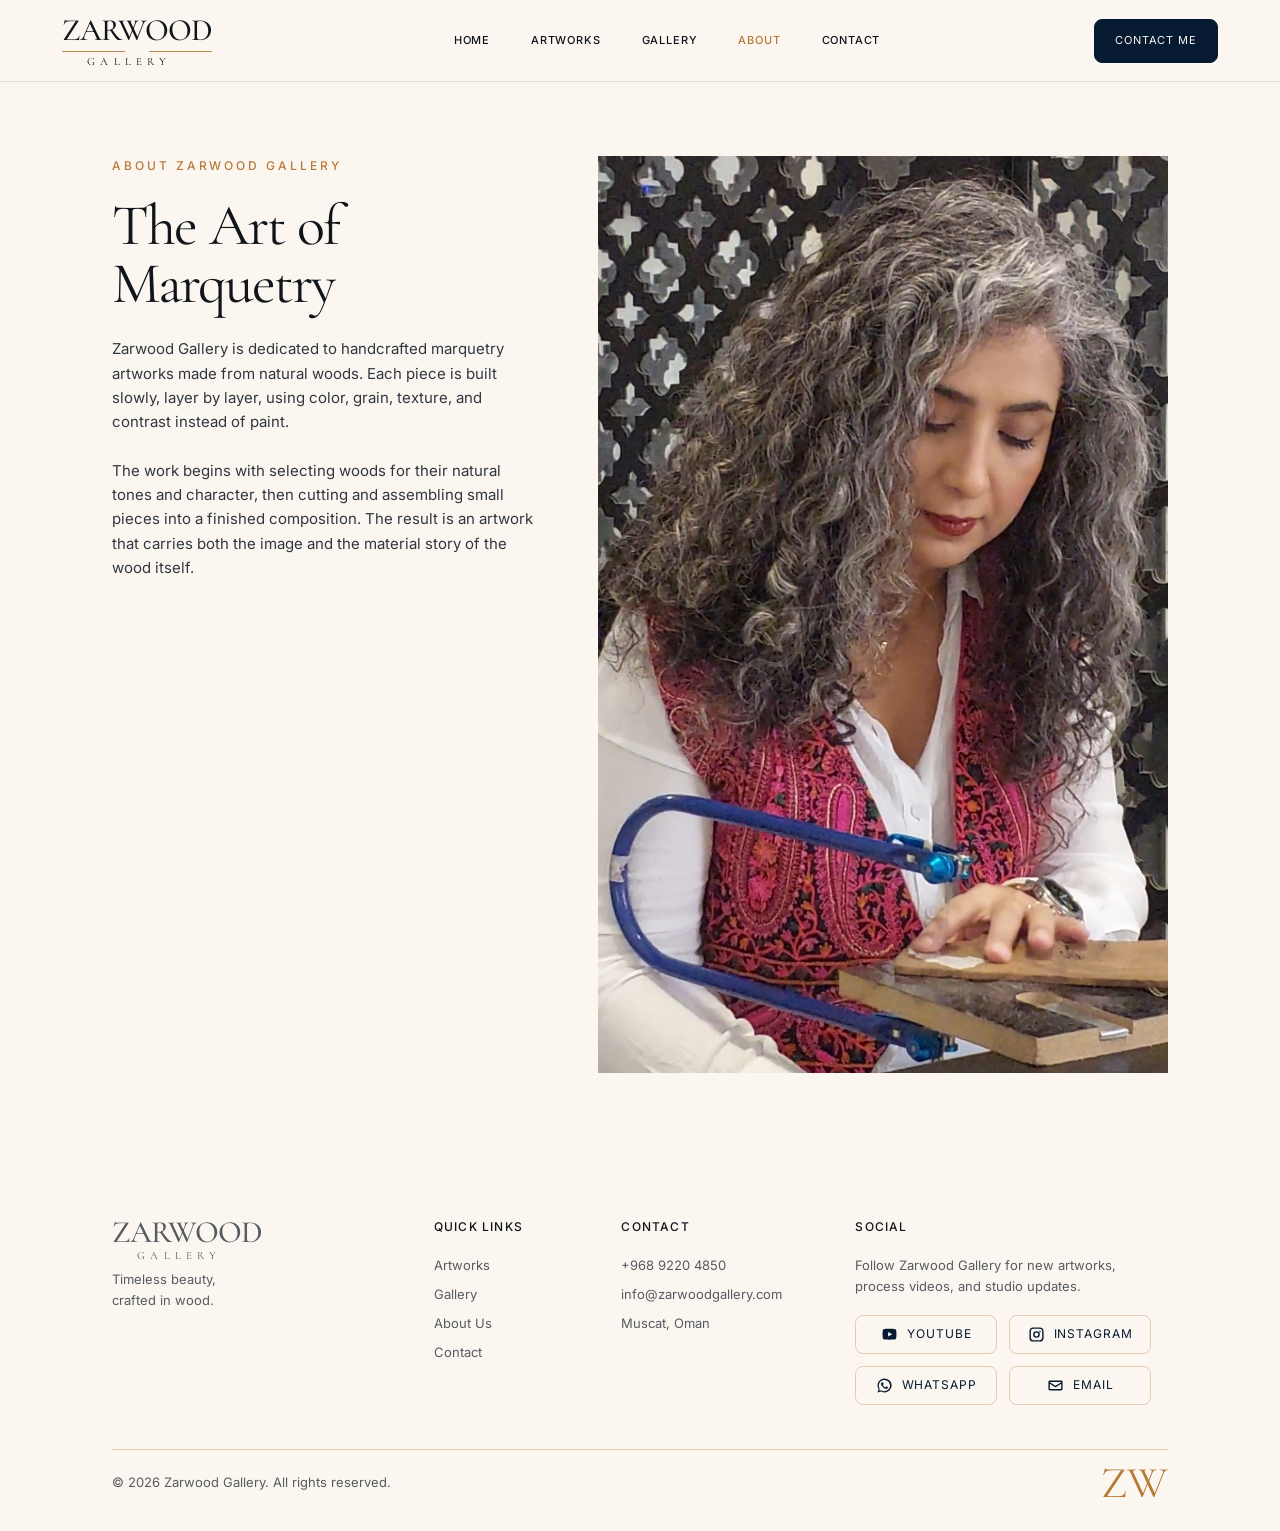
<file: about.html>
<!DOCTYPE html>
<html lang="en">
<head>
  <meta charset="UTF-8" />
  <meta name="viewport" content="width=device-width, initial-scale=1.0" />
  <meta name="theme-color" content="#fbf7f0" />
  <meta name="color-scheme" content="light" />
  <meta http-equiv="Cache-Control" content="no-cache, no-store, must-revalidate" />
  <meta http-equiv="Pragma" content="no-cache" />
  <meta http-equiv="Expires" content="0" />
  <title>About Zarwood Gallery | Handmade Marquetry Art</title>
  <meta name="description" content="Learn about Zarwood Gallery, the art of handmade wood marquetry, and the natural woods and craftsmanship behind each artwork." />
  <link rel="canonical" href="https://zarwoodgallery.com/about.html" />
  <meta name="keywords" content="about Zarwood Gallery, handmade marquetry, wood art artist, marquetry craftsmanship, natural wood artwork" />
  <meta name="author" content="Zarwood Gallery" />
  <meta name="robots" content="index, follow" />
  <meta property="og:type" content="website" />
  <meta property="og:title" content="About Zarwood Gallery | Handmade Marquetry Art" />
  <meta property="og:description" content="Discover the craftsmanship and natural materials behind Zarwood Gallery's handmade wood marquetry artworks." />
  <meta property="og:url" content="https://zarwoodgallery.com/about.html" />
  <meta property="og:image" content="https://zarwoodgallery.com/assets/artist-working.jpg" />
  <meta property="og:site_name" content="Zarwood Gallery" />
  <meta name="twitter:card" content="summary_large_image" />
  <meta name="twitter:title" content="About Zarwood Gallery | Handmade Marquetry Art" />
  <meta name="twitter:description" content="Learn about Zarwood Gallery and the handmade marquetry process." />
  <meta name="twitter:image" content="https://zarwoodgallery.com/assets/artist-working.jpg" />
  <link rel="stylesheet" href="style.css?v=20260705-1821" />
  <style>
    @media(max-width:720px){
      html,body,main,.about-detail,.footer{background:#fbf7f0!important;background-image:linear-gradient(#fbf7f0,#fbf7f0)!important;color-scheme:light}
      .header,.mobile-nav{background:#fbf7f0!important;background-image:linear-gradient(#fbf7f0,#fbf7f0)!important}
    }
  </style>
  <script type="application/ld+json">
    {
      "@context": "https://schema.org",
      "@type": "AboutPage",
      "name": "About Zarwood Gallery",
      "description": "Information about Zarwood Gallery and its handmade wood marquetry artworks.",
      "isPartOf": {
        "@type": "WebSite",
        "name": "Zarwood Gallery"
      }
    }
  </script>
</head>
<body class="about-page">
  <header class="header">
    <a class="logo" href="index.html#home" aria-label="Zarwood Gallery">
      <span class="logo-name">ZARWOOD</span>
      <span class="logo-rule"></span>
      <span class="logo-sub">GALLERY</span>
    </a>

    <nav class="nav">
      <a href="index.html#home">Home</a>
      <a href="index.html#artworks">Artworks</a>
      <a href="gallery.html">Gallery</a>
      <a class="active" href="about.html">About</a>
      <a href="index.html#contact">Contact</a>
    </nav>

    <a class="contact-top" href="https://wa.me/+96892204850" target="_blank" rel="noopener">Contact Me</a>

    <button class="menu" aria-label="Open menu" aria-expanded="false">
      <span></span><span></span><span></span>
    </button>
  </header>

  <nav class="mobile-nav">
    <a href="index.html#home">Home</a>
    <a href="index.html#artworks">Artworks</a>
    <a href="gallery.html">Gallery</a>
    <a href="about.html">About</a>
    <a href="index.html#contact">Contact</a>
  </nav>

  <main>
    <section class="about-detail">
      <div class="about-detail-copy">
        <p class="eyebrow">About Zarwood Gallery</p>
        <h1>The Art of Marquetry</h1>
        <p>
          Zarwood Gallery is dedicated to handcrafted marquetry artworks made from natural woods.
          Each piece is built slowly, layer by layer, using color, grain, texture, and contrast instead of paint.
        </p>
        <p>
          The work begins with selecting woods for their natural tones and character, then cutting and assembling
          small pieces into a finished composition. The result is an artwork that carries both the image and the
          material story of the wood itself.
        </p>
      </div>

      <div class="about-detail-image">
        <img src="assets/artist-working-original.jpg" alt="Zarwood artist working on a marquetry artwork" />
      </div>
    </section>
  </main>

  <footer class="footer" id="contact">
    <div>
      <a class="logo footer-logo" href="index.html#home">
        <span class="logo-name">ZARWOOD</span>
        <span class="logo-rule"></span>
        <span class="logo-sub">GALLERY</span>
      </a>
      <p>Timeless beauty,<br>crafted in wood.</p>
    </div>

    <div>
      <h4>Quick Links</h4>
      <a href="index.html#artworks">Artworks</a>
      <a href="gallery.html">Gallery</a>
      <a href="about.html">About Us</a>
      <a href="index.html#contact">Contact</a>
    </div>

    <div>
      <h4>Contact</h4>
      <p>+968 9220 4850</p>
      <p>info@zarwoodgallery.com</p>
      <p>Muscat, Oman</p>
    </div>

    <div>
      <h4>Social</h4>
      <p>Follow Zarwood Gallery for new artworks, process videos, and studio updates.</p>
      <div class="social-links">
        <a class="social-link youtube" href="https://m.youtube.com/@zarvvood" target="_blank" rel="noopener">
          <svg aria-hidden="true" viewBox="0 0 24 24"><path d="M21.6 7.2s-.2-1.5-.8-2.1c-.8-.8-1.7-.8-2.1-.9C15.8 4 12 4 12 4s-3.8 0-6.7.2c-.4.1-1.3.1-2.1.9-.6.6-.8 2.1-.8 2.1S2.2 9 2.2 10.8v1.7c0 1.8.2 3.6.2 3.6s.2 1.5.8 2.1c.8.8 1.9.8 2.4.9 1.7.2 6.4.2 6.4.2s3.8 0 6.7-.2c.4-.1 1.3-.1 2.1-.9.6-.6.8-2.1.8-2.1s.2-1.8.2-3.6v-1.7c0-1.8-.2-3.6-.2-3.6ZM10.1 14.8V8.6l5.8 3.1-5.8 3.1Z"/></svg>
          YouTube
        </a>
        <a class="social-link instagram" href="https://www.instagram.com/zarwood_/" target="_blank" rel="noopener">
          <svg aria-hidden="true" viewBox="0 0 24 24"><path d="M7.5 2h9A5.5 5.5 0 0 1 22 7.5v9a5.5 5.5 0 0 1-5.5 5.5h-9A5.5 5.5 0 0 1 2 16.5v-9A5.5 5.5 0 0 1 7.5 2Zm0 2A3.5 3.5 0 0 0 4 7.5v9A3.5 3.5 0 0 0 7.5 20h9a3.5 3.5 0 0 0 3.5-3.5v-9A3.5 3.5 0 0 0 16.5 4h-9Zm4.5 3.3A4.7 4.7 0 1 1 7.3 12 4.7 4.7 0 0 1 12 7.3Zm0 2A2.7 2.7 0 1 0 14.7 12 2.7 2.7 0 0 0 12 9.3Zm5-2.6a1.1 1.1 0 1 1-1.1 1.1A1.1 1.1 0 0 1 17 6.7Z"/></svg>
          Instagram
        </a>
        <a class="social-link whatsapp" href="https://wa.me/+96892204850" target="_blank" rel="noopener">
          <svg aria-hidden="true" viewBox="0 0 24 24"><path d="M12 2a9.8 9.8 0 0 0-8.4 14.9L2.2 22l5.2-1.4A9.9 9.9 0 1 0 12 2Zm0 18a8 8 0 0 1-4.1-1.1l-.3-.2-3.1.8.8-3-.2-.3A7.9 7.9 0 1 1 12 20Zm4.5-5.9c-.2-.1-1.4-.7-1.6-.8s-.4-.1-.6.1-.7.8-.8 1-.3.2-.5.1a6.5 6.5 0 0 1-3.2-2.8c-.1-.3 0-.4.1-.5l.4-.5c.1-.2.2-.3.3-.5s0-.3 0-.5-.6-1.4-.8-1.9c-.2-.5-.4-.4-.6-.4h-.5a1 1 0 0 0-.7.3 2.8 2.8 0 0 0-.9 2.1 4.8 4.8 0 0 0 1 2.5 11 11 0 0 0 4.2 3.8 14 14 0 0 0 1.4.5 3.3 3.3 0 0 0 1.5.1 2.4 2.4 0 0 0 1.6-1.1 2 2 0 0 0 .1-1.1c-.1-.1-.2-.2-.4-.3Z"/></svg>
          WhatsApp
        </a>
        <a class="social-link email" href="mailto:info@zarwoodgallery.com">
          <svg aria-hidden="true" viewBox="0 0 24 24"><path d="M4 5h16a2 2 0 0 1 2 2v10a2 2 0 0 1-2 2H4a2 2 0 0 1-2-2V7a2 2 0 0 1 2-2Zm0 2v.3l8 5.1 8-5.1V7H4Zm16 10V9.6l-7.5 4.8a1 1 0 0 1-1 0L4 9.6V17h16Z"/></svg>
          Email
        </a>
      </div>
    </div>

    <div class="footer-bottom">
      <p>© 2026 Zarwood Gallery. All rights reserved.</p>
      <b>ZW</b>
    </div>
  </footer>

  <script src="script.js?v=20260705-1821"></script>
</body>
</html>
</file>
<file: style.css>
@import url('https://fonts.googleapis.com/css2?family=Cormorant+Garamond:wght@400;500;600&family=Inter:wght@400;500;600&display=swap');

:root{
  --paper:#fbf7f0;
  --cream:#f7f1e8;
  --ink:#10151c;
  --muted:#565b61;
  --navy:#061b31;
  --values-bg:#061b31;
  --gold:#b77937;
  --gold-soft:#c69251;
  --line:rgba(16,21,28,.12);
  --gold-line:rgba(183,121,55,.34);
  --serif:'Cormorant Garamond', Georgia, serif;
  --sans:'Inter', Arial, sans-serif;
}

*{box-sizing:border-box}
html{scroll-behavior:smooth;background:var(--paper);color-scheme:light}
body{min-height:100vh;margin:0;background:var(--paper);color:var(--ink);font-family:var(--sans);line-height:1.62}
a{text-decoration:none;color:inherit}
img{display:block;width:100%}
button,input,textarea{font:inherit}

.header{
  height:82px;
  display:grid;
  grid-template-columns:180px 1fr 126px;
  align-items:center;
  gap:32px;
  padding:0 62px;
  background:rgba(251,247,240,.96);
  border-bottom:1px solid var(--line);
  position:sticky;
  top:0;
  z-index:40;
  backdrop-filter:blur(16px);
}

.logo{width:150px;display:grid;line-height:1}
.logo-name{font-family:var(--serif);font-size:31px;font-weight:500;letter-spacing:-.04em}
.logo-rule{height:1px;width:100%;margin:5px 0 4px;background:linear-gradient(90deg,var(--gold) 0 42%,transparent 42% 58%,var(--gold) 58% 100%);opacity:.88}
.logo-sub{font-family:var(--serif);font-size:11px;letter-spacing:.48em;margin-left:25px}

.nav{justify-self:center;display:flex;gap:41px;text-transform:uppercase;letter-spacing:.075em;font-size:11px;font-weight:500}
.nav a:hover,.nav .active{color:var(--gold)}
.contact-top{justify-self:end;width:124px;height:44px;display:flex;align-items:center;justify-content:center;border:1px solid var(--values-bg);border-radius:8px;background:var(--values-bg);color:var(--paper);text-transform:uppercase;letter-spacing:.08em;font-size:11px}
.contact-top:hover{background:#0a2845;border-color:#0a2845}
.menu,.mobile-nav{display:none}

.hero{
  min-height:517px;
  display:grid;
  grid-template-columns:40% 60%;
  background:var(--paper);
  border-bottom:1px solid var(--line);
  overflow:hidden;
}

.hero-copy{
  position:relative;
  z-index:3;
  padding:92px 0 0 113px;
}

.hero-copy:after{
  content:"";
  position:absolute;
  inset:0 -248px 0 0;
  z-index:-1;
  background:linear-gradient(90deg,var(--paper) 0%,rgba(251,247,240,.98) 47%,rgba(251,247,240,.76) 72%,rgba(251,247,240,0) 100%);
}

.eyebrow{margin:0 0 22px;color:var(--gold);text-transform:uppercase;letter-spacing:.245em;font-size:12px;font-weight:500}
.center{text-align:center}
h1,h2,h3{margin:0;font-family:var(--serif);font-weight:400;color:var(--ink)}
h1{font-size:56px;line-height:.99;letter-spacing:-.032em}
.hero-text{width:390px;margin:27px 0 28px;color:#30343b;font-size:15px;line-height:1.65}
.hero-button{height:43px;display:inline-flex;align-items:center;gap:18px;padding:0 25px;border-radius:8px;background:var(--values-bg);color:var(--paper);text-transform:uppercase;font-size:11px;letter-spacing:.09em}
.hero-button:hover{background:#0a2845}
.hero-photo{
  min-height:517px;
  background-image:url('assets/hero-gallery-custom.png');
  background-size:cover;
  background-position:center center;
}

.gallery-hero{
  padding:78px 112px 62px;
  text-align:center;
  background:var(--cream);
  border-bottom:1px solid var(--line);
}
.gallery-hero h1{font-size:58px;line-height:1}
.gallery-hero p:not(.eyebrow){max-width:640px;margin:22px auto 0;color:var(--muted);font-size:15px}
.gallery-section{padding-top:58px}
.gallery-grid{margin-top:0}

.about-detail{display:grid;grid-template-columns:minmax(320px,.85fr) minmax(320px,1.15fr);gap:64px;align-items:start;padding:74px 112px;background:var(--paper)}
.about-detail-copy{position:sticky;top:112px}
.about-detail h1{font-size:58px;line-height:1}
.about-detail-copy p:not(.eyebrow){max-width:560px;margin:24px 0 0;color:#303640;font-size:15px}
.about-detail-image{text-align:center}
.about-detail-image img{width:auto;max-width:100%;height:auto;margin:0 auto}

.values{
  height:224px;
  display:grid;
  grid-template-columns:repeat(3,1fr);
  align-items:center;
  padding:0 103px;
  background:radial-gradient(circle at 50% 0,rgba(183,121,55,.1),transparent 42%),var(--values-bg);
  color:var(--paper);
}

.values article{height:126px;display:grid;justify-items:center;align-content:start;padding:0 66px;text-align:center;border-right:1px solid rgba(251,247,240,.36)}
.values article:last-child{border-right:0}
.icon{width:46px;height:46px;margin-bottom:18px;border:1px solid var(--gold-soft);border-radius:8px;display:grid;place-items:center;color:var(--gold)}
.icon svg{width:25px;height:25px;display:block;fill:currentColor}
.icon img{width:38px;height:38px;display:block;object-fit:contain}
.values h3{color:var(--paper);font-size:18px;line-height:1;letter-spacing:.08em;text-transform:uppercase}
.values p{width:285px;margin:13px 0 0;color:rgba(251,247,240,.82);font-size:13px;line-height:1.65}

.artworks{padding:68px 112px 78px;background:var(--paper)}
.section-title{position:relative;margin-bottom:43px}
.section-title .eyebrow{margin-bottom:6px}
.section-title h2{text-align:center;font-size:39px;line-height:1}
.arrows{position:absolute;right:3px;bottom:0;display:none;gap:13px}
.arrows button{width:39px;height:39px;border:1px solid rgba(16,21,28,.44);border-radius:50%;background:transparent;cursor:pointer}
.arrows button:hover{background:var(--navy);color:var(--paper)}

.art-grid{display:grid;grid-template-columns:repeat(4,1fr);gap:48px 37px}
.art-grid article.product-hidden{display:none}
.art-grid img{aspect-ratio:1/1;object-fit:contain;background:transparent;cursor:zoom-in}
.art-grid h3{margin:15px 0 0;font-size:22px;line-height:1.05}
.art-grid p{margin:2px 0 18px;color:var(--muted);font-size:14px}
.art-specs{display:grid;gap:4px;margin:0 0 18px;padding:0;list-style:none;color:var(--muted);font-size:13px;line-height:1.45}
.art-grid article>a{display:none}
.art-grid article>a span{color:var(--gold);margin-left:12px}
.more-products{display:flex;align-items:center;justify-content:center;width:max-content;min-width:154px;height:44px;margin:48px auto 0;padding:0 28px;border:1px solid var(--navy);border-radius:8px;background:var(--navy);color:var(--paper);text-transform:uppercase;letter-spacing:.08em;font-size:11px;cursor:pointer}
.more-products:hover{background:#0a2845;border-color:#0a2845}
.more-products[hidden]{display:none}

.about{min-height:356px;display:grid;grid-template-columns:33.333% 66.667%;align-items:center;background:var(--paper);border-top:1px solid var(--line);border-bottom:1px solid var(--line)}
.about-image{width:min(340px,calc(100% - 72px));height:340px;min-height:0;justify-self:center;object-fit:contain;object-position:center;background:transparent}
.about-copy{padding:61px 110px 54px 48px;align-self:center}
.about-copy .eyebrow{margin-bottom:8px}
.about-copy h2,.artists h2{font-size:40px;line-height:1.08}
.about-copy span{display:block;width:44px;height:1px;margin:19px 0 20px;background:var(--gold)}
.about-copy p:not(.eyebrow){max-width:530px;margin:0 0 28px;color:#303640;font-size:15px}
.about-copy a{display:inline-flex;align-items:center;justify-content:center;width:116px;height:44px;border:1px solid rgba(16,21,28,.32);text-transform:uppercase;font-size:11px;letter-spacing:.08em}
.about-copy a:hover{background:var(--navy);color:var(--paper)}

.artists{padding:74px 112px;background:var(--cream);border-bottom:1px solid var(--line)}
.artists{text-align:center}
.artists p:not(.eyebrow){max-width:650px;margin:20px auto 0;color:var(--muted)}
.section-link{display:inline-flex;align-items:center;justify-content:center;min-width:142px;height:44px;margin-top:28px;padding:0 28px;border:1px solid var(--navy);border-radius:8px;background:var(--navy);color:var(--paper);text-transform:uppercase;letter-spacing:.08em;font-size:11px}
.section-link:hover{background:#0a2845;border-color:#0a2845}

.footer{display:grid;grid-template-columns:1.2fr .62fr .82fr minmax(296px,1.35fr);gap:44px;padding:70px 112px 30px;background:var(--paper)}
.footer p,.footer a{display:block;margin:0 0 8px;color:var(--muted);font-size:13px}
.footer h4{margin:0 0 18px;text-transform:uppercase;letter-spacing:.1em;font-size:12px;font-weight:500}
.footer-logo{margin-bottom:32px}
.social-links{display:grid;grid-template-columns:repeat(2,142px);gap:12px;margin-top:18px;width:max-content}
.social-links .social-link{--brand:var(--navy);width:142px;margin:0;padding:10px 14px;border:1px solid var(--gold-line);border-radius:8px;color:var(--navy);font-size:12px;text-transform:uppercase;letter-spacing:.08em;display:inline-flex;align-items:center;justify-content:center;gap:9px;line-height:1;transition:border-color .32s ease,color .32s ease,background .32s ease,transform .32s ease,box-shadow .32s ease}
.social-links .social-link svg{width:17px;height:17px;display:block;flex:0 0 17px;fill:currentColor;transition:transform .32s ease}
.social-link.youtube{--brand:#ff0033}
.social-link.instagram{--brand:#e4405f}
.social-link.whatsapp{--brand:#25d366}
.social-link.email{--brand:#0a66c2}
.social-link:hover{border-color:var(--brand);color:var(--brand);background:rgba(255,255,255,.28);transform:translateY(-2px);box-shadow:0 8px 16px rgba(16,21,28,.06)}
.social-link:hover svg{transform:scale(1.06) rotate(-1deg)}
.footer-bottom{grid-column:1/-1;display:flex;align-items:flex-end;justify-content:space-between;padding-top:16px;border-top:1px solid var(--gold-line)}
.footer-bottom b{color:var(--gold);font-family:var(--serif);font-size:44px;line-height:.8;font-weight:400}

.image-lightbox{
  position:fixed;
  inset:0;
  z-index:100;
  display:none;
  place-items:center;
  padding:28px;
  background:rgba(10,13,18,.86);
}
.image-lightbox.open{display:grid}
.lightbox-image{
  width:auto;
  max-width:calc(100vw - 56px);
  max-height:calc(100vh - 56px);
  object-fit:contain;
  box-shadow:0 22px 60px rgba(0,0,0,.38);
}
.lightbox-close{
  position:absolute;
  top:18px;
  right:20px;
  width:42px;
  height:42px;
  border:1px solid rgba(255,255,255,.45);
  border-radius:50%;
  background:rgba(255,255,255,.08);
  color:var(--paper);
  cursor:pointer;
  font-size:28px;
  line-height:1;
}
.lightbox-close:hover{background:rgba(255,255,255,.18)}

@media(max-width:1100px){
  .header{height:86px;grid-template-columns:minmax(0,170px) 1fr 44px;padding:0 28px}
  .header{background:var(--paper)}
  .nav{display:none}
  .contact-top{display:flex;width:112px;height:40px;justify-self:end;font-size:10px}
  .menu{display:grid;justify-self:end;align-content:center;gap:6px;width:44px;height:44px;padding:0;border:0;background:transparent;cursor:pointer}
  .menu span{display:block;width:28px;height:1px;justify-self:center;background:var(--ink);transition:transform .2s ease,opacity .2s ease}
  .menu[aria-expanded="true"] span:first-child{transform:translateY(7px) rotate(45deg)}
  .menu[aria-expanded="true"] span:nth-child(2){opacity:0}
  .menu[aria-expanded="true"] span:last-child{transform:translateY(-7px) rotate(-45deg)}
  .mobile-nav{position:fixed;z-index:39;left:0;right:0;top:86px;display:grid;padding:0 28px;max-height:0;overflow:hidden;background:var(--paper);border-bottom:1px solid transparent;box-shadow:0 18px 35px rgba(16,21,28,0);transition:max-height .25s ease,padding .25s ease,border-color .25s ease,box-shadow .25s ease}
  .mobile-nav.open{padding:16px 28px 24px;max-height:320px;border-bottom-color:var(--line);box-shadow:0 18px 35px rgba(16,21,28,.08)}
  .mobile-nav a{padding:12px 0;text-transform:uppercase;letter-spacing:.1em;font-size:12px;border-bottom:1px solid rgba(16,21,28,.08)}
  .mobile-nav a:last-child{border-bottom:0}
  .hero,.about{grid-template-columns:1fr}
  .hero-copy{padding:70px 40px 62px}
  .hero-copy:after{inset:0}
  .hero-photo{min-height:500px}
  .about-image{width:min(360px,calc(100% - 48px));height:360px;max-height:none;object-position:center}
  .values{height:auto;grid-template-columns:1fr;padding:36px 40px}
  .values article{height:auto;padding:32px 10px;border-right:0;border-bottom:1px solid rgba(251,247,240,.25)}
  .values article:last-child{border-bottom:0}
  .artworks,.artists,.footer{padding-left:40px;padding-right:40px}
  .gallery-hero{padding-left:40px;padding-right:40px}
  .about-detail{grid-template-columns:1fr;padding:58px 40px}
  .about-detail-copy{position:static}
  .art-grid,.footer{grid-template-columns:1fr 1fr}
  .about-copy{padding:58px 40px}
}

@media(max-width:720px){
  html,body{
    background:#fbf7f0!important;
    background-image:linear-gradient(#fbf7f0,#fbf7f0)!important;
    color-scheme:light;
  }
  main,.hero,.hero-copy,.artworks,.about,.about-copy,.footer,.gallery-hero,.about-detail{
    background-color:#fbf7f0!important;
    background-image:linear-gradient(#fbf7f0,#fbf7f0)!important;
  }
  .hero-copy:after{background:#fbf7f0!important;background-image:linear-gradient(#fbf7f0,#fbf7f0)!important}
  .header,.mobile-nav{background:#fbf7f0!important;background-image:linear-gradient(#fbf7f0,#fbf7f0)!important}
  h1,h2,h3,.logo-name,.logo-sub{color:#10151c}
  .hero-text,.about-copy p:not(.eyebrow),.footer p,.footer a{color:#303640}
  .header{height:78px;grid-template-columns:minmax(0,132px) 1fr 44px;padding:0 18px;gap:12px}
  .logo{width:126px}
  .contact-top{width:98px;height:36px;font-size:9px;letter-spacing:.06em}
  .logo-name{font-size:27px}.logo-sub{font-size:10px;margin-left:18px}
  .mobile-nav{top:78px;padding-left:24px;padding-right:24px;text-align:right;justify-items:end}
  .mobile-nav.open{padding:14px 24px 22px}
  .hero-copy{padding:42px 24px 34px}
  h1{font-size:39px;line-height:1.03}
  .hero-text{width:auto;margin:18px 0 22px;font-size:14px;line-height:1.55}
  .hero-photo{min-height:225px;background-size:cover;background-position:center top}
  .artworks,.artists{padding:54px 24px}
  .footer{padding:54px 24px 24px}
  .gallery-hero{padding:54px 24px 46px}
  .gallery-hero h1{font-size:45px}
  .about-detail{padding:54px 24px}
  .about-detail h1{font-size:45px}
  .section-title h2{text-align:left;font-size:34px}.section-title .center{text-align:left}
  .arrows{display:none}
  .art-grid{display:grid;grid-template-columns:1fr;gap:42px;overflow:visible;padding-bottom:0}
  .art-grid article{min-width:0;scroll-snap-align:none}
  .art-grid img{max-height:520px}
  .about-copy h2,.artists h2{font-size:34px}
  .social-links{grid-template-columns:repeat(2,minmax(0,1fr));width:100%;max-width:288px}
  .social-links .social-link{width:100%}
  .footer{grid-template-columns:1fr}
  .footer-bottom{align-items:flex-start;flex-direction:column;gap:10px;padding-top:12px}
}

@media(max-width:420px){
  .hero-copy{padding-top:34px;padding-bottom:28px}
  h1{font-size:36px}
  .hero-photo{min-height:225px}
}
</file>
